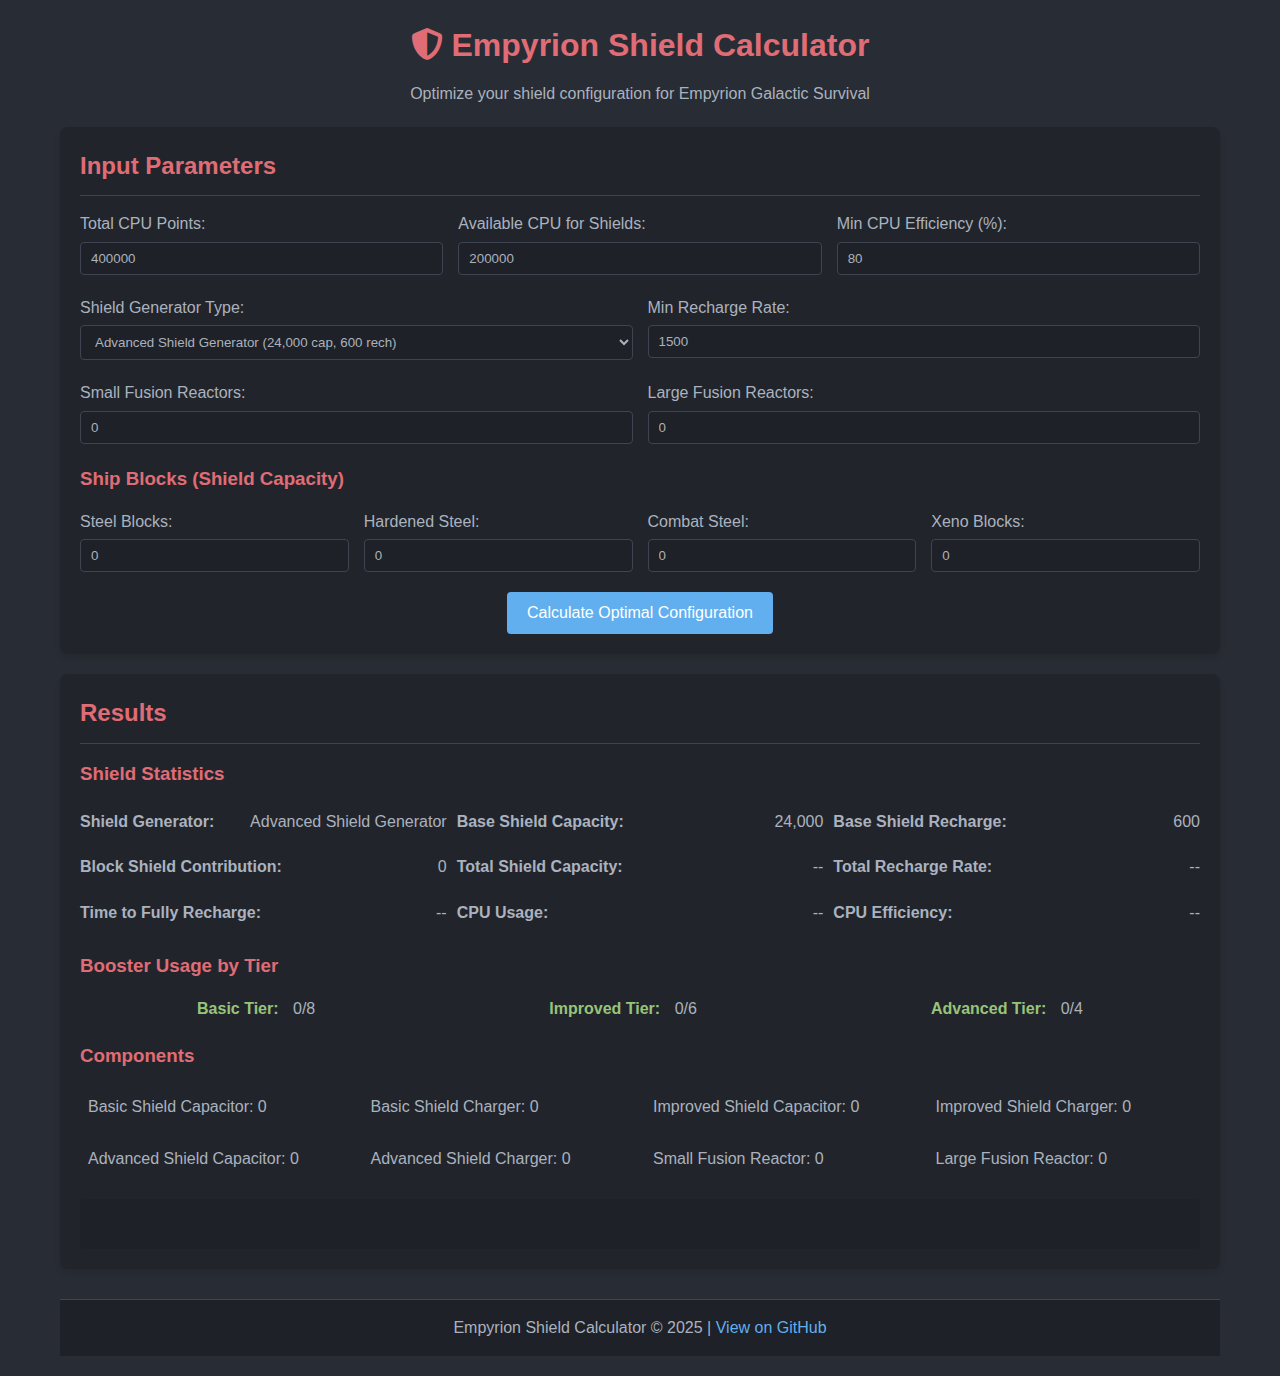
<file: docs/index.html>
<!DOCTYPE html>
<html lang="en">
<head>
    <meta charset="UTF-8">
    <meta name="viewport" content="width=device-width, initial-scale=1.0">
    <title>Empyrion Shield Calculator</title>
    <link rel="stylesheet" href="styles.css">
    <link rel="stylesheet" href="https://cdnjs.cloudflare.com/ajax/libs/font-awesome/6.4.0/css/all.min.css">
</head>
<body class="dark-theme">
    <div class="container">
        <header>
            <h1><i class="fa-solid fa-shield-halved"></i> Empyrion Shield Calculator</h1>
            <p>Optimize your shield configuration for Empyrion Galactic Survival</p>
        </header>

        <div class="card">
            <h2>Input Parameters</h2>
            <!-- First line: Total CPU, Available CPU, CPU Efficiency -->
            <div class="input-grid">
                <div class="input-group">
                    <label for="total-cpu">Total CPU Points:</label>
                    <input type="number" id="total-cpu" value="400000" min="1" step="10000">
                </div>
                
                <div class="input-group">
                    <label for="available-cpu">Available CPU for Shields:</label>
                    <input type="number" id="available-cpu" value="200000" min="1" step="10000">
                </div>

                <div class="input-group">
                    <label for="cpu-efficiency">Min CPU Efficiency (%):</label>
                    <input type="number" id="cpu-efficiency" value="80" min="0" max="100" step="5">
                </div>
            </div>
            
            <!-- Second line: Shield Generator Type and Min Recharge Rate -->
            <div class="input-grid">
                <div class="input-group">
                    <label for="shield-type">Shield Generator Type:</label>
                    <select id="shield-type">
                        <option value="compact">Compact Shield Generator (6,000 cap, 300 rech)</option>
                        <option value="regular">Regular Shield Generator (12,000 cap, 300 rech)</option>
                        <option value="advanced" selected>Advanced Shield Generator (24,000 cap, 600 rech)</option>
                        <option value="alien">Alien Shield Generator (40,000 cap, 1,000 rech)</option>
                    </select>
                </div>

                <div class="input-group">
                    <label for="min-recharge">Min Recharge Rate:</label>
                    <input type="number" id="min-recharge" value="1500" min="0" step="100">
                </div>
            </div>
            
            <!-- Third line: Small and Large Fusion Reactors -->
            <div class="input-grid">
                <div class="input-group">
                    <label for="small-fusion">Small Fusion Reactors:</label>
                    <input type="number" id="small-fusion" value="0" min="0" max="20" step="1">
                </div>

                <div class="input-group">
                    <label for="large-fusion">Large Fusion Reactors:</label>
                    <input type="number" id="large-fusion" value="0" min="0" max="20" step="1">
                </div>
            </div>

            <div class="block-section">
                <h3>Ship Blocks (Shield Capacity)</h3>
                <div class="blocks-grid">
                    <div class="input-group">
                        <label for="steel-blocks">Steel Blocks:</label>
                        <input type="number" id="steel-blocks" value="0" min="0" step="100">
                    </div>
                    
                    <div class="input-group">
                        <label for="hardened-steel">Hardened Steel:</label>
                        <input type="number" id="hardened-steel" value="0" min="0" step="100">
                    </div>

                    <div class="input-group">
                        <label for="combat-steel">Combat Steel:</label>
                        <input type="number" id="combat-steel" value="0" min="0" step="100">
                    </div>
                    
                    <div class="input-group">
                        <label for="xeno-blocks">Xeno Blocks:</label>
                        <input type="number" id="xeno-blocks" value="0" min="0" step="100">
                    </div>
                </div>
            </div>

            <button id="calculate-btn" class="primary-button">Calculate Optimal Configuration</button>
        </div>

        <div class="card results" id="results-section">
            <h2>Results</h2>
            
            <div class="results-section">
                <h3>Shield Statistics</h3>
                <div class="stats-grid">
                    <div class="stat-group">
                        <span class="stat-label">Shield Generator:</span>
                        <span class="stat-value" id="shield-generator-label">Advanced Shield Generator</span>
                    </div>
                    
                    <div class="stat-group">
                        <span class="stat-label">Base Shield Capacity:</span>
                        <span class="stat-value" id="base-capacity-label">24,000</span>
                    </div>
                    
                    <div class="stat-group">
                        <span class="stat-label">Base Shield Recharge:</span>
                        <span class="stat-value" id="base-recharge-label">600</span>
                    </div>

                    <div class="stat-group">
                        <span class="stat-label">Block Shield Contribution:</span>
                        <span class="stat-value" id="block-contribution-label">0</span>
                    </div>

                    <div class="stat-group">
                        <span class="stat-label">Total Shield Capacity:</span>
                        <span class="stat-value" id="total-capacity-label">--</span>
                    </div>
                    
                    <div class="stat-group">
                        <span class="stat-label">Total Recharge Rate:</span>
                        <span class="stat-value" id="total-recharge-label">--</span>
                    </div>

                    <div class="stat-group">
                        <span class="stat-label">Time to Fully Recharge:</span>
                        <span class="stat-value" id="recharge-time-label">--</span>
                    </div>
                    
                    <div class="stat-group">
                        <span class="stat-label">CPU Usage:</span>
                        <span class="stat-value" id="cpu-usage-label">--</span>
                    </div>

                    <div class="stat-group">
                        <span class="stat-label">CPU Efficiency:</span>
                        <span class="stat-value" id="cpu-efficiency-label">--</span>
                    </div>
                </div>
            </div>
            
            <div class="tier-usage">
                <h3>Booster Usage by Tier</h3>
                <div class="tier-grid">
                    <div class="tier">
                        <span class="tier-label">Basic Tier:</span>
                        <span class="tier-value" id="basic-tier-label">0/8</span>
                    </div>
                    
                    <div class="tier">
                        <span class="tier-label">Improved Tier:</span>
                        <span class="tier-value" id="improved-tier-label">0/6</span>
                    </div>
                    
                    <div class="tier">
                        <span class="tier-label">Advanced Tier:</span>
                        <span class="tier-value" id="advanced-tier-label">0/4</span>
                    </div>
                </div>
            </div>
            
            <div class="components">
                <h3>Components</h3>
                <div class="components-grid" id="components-grid">
                    <!-- Components will be filled dynamically -->
                </div>
            </div>

            <div class="status-area" id="status-text">
                <!-- Status messages will appear here -->
            </div>
        </div>

        <footer>
            <p>Empyrion Shield Calculator &copy; 2025 | <a href="https://github.com/Denizay22/empyrion-shield-calculator">View on GitHub</a></p>
        </footer>
    </div>

    <script src="shield-data.js"></script>
    <script src="shield-calculator.js"></script>
    <script src="app.js"></script>
</body>
</html>
</file>
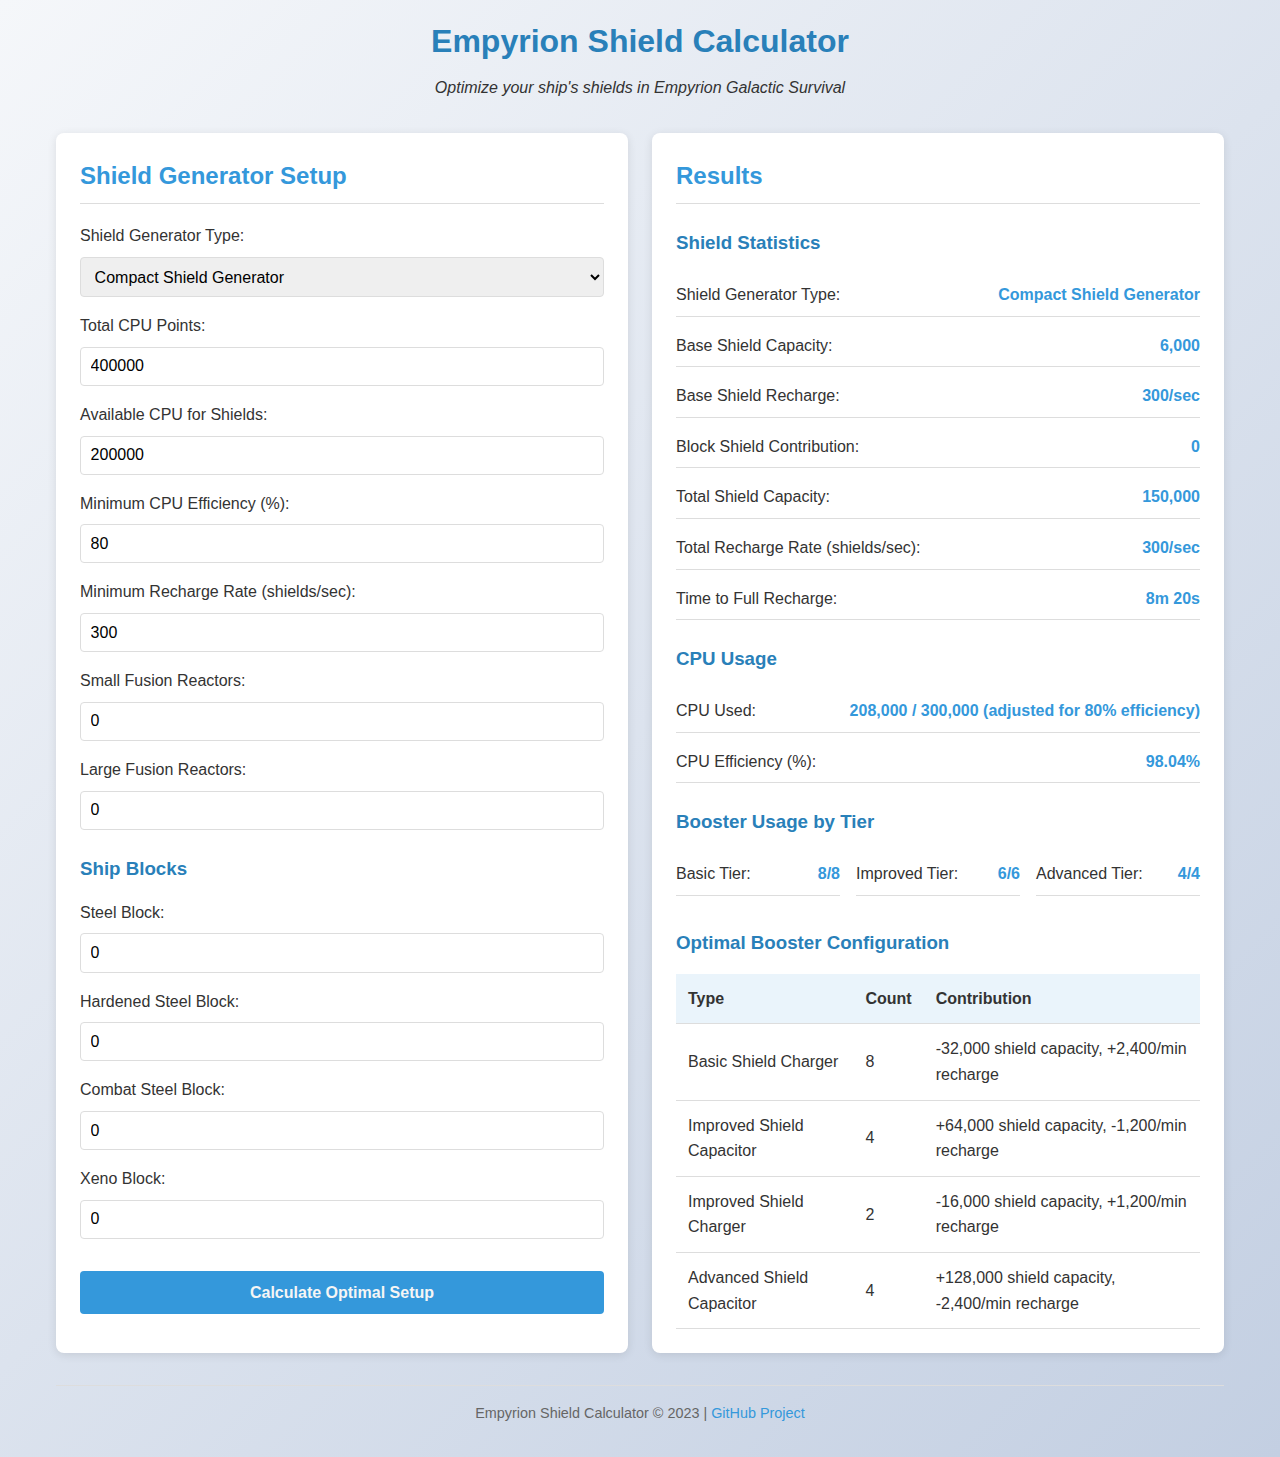
<file: web/index.html>
<!DOCTYPE html>
<html lang="en">
<head>
    <meta charset="UTF-8">
    <meta name="viewport" content="width=device-width, initial-scale=1.0">
    <title>Empyrion Shield Calculator</title>
    <link rel="stylesheet" href="css/styles.css">
    <link rel="shortcut icon" href="favicon.ico" type="image/x-icon">
</head>
<body>
    <div class="container">
        <header>
            <h1>Empyrion Shield Calculator</h1>
            <p>Optimize your ship's shields in Empyrion Galactic Survival</p>
        </header>

        <main>
            <div class="card input-section">
                <h2>Shield Generator Setup</h2>
                <div class="form-group">
                    <label for="generator-type">Shield Generator Type:</label>
                    <select id="generator-type">
                        <!-- Will be populated from JavaScript -->
                    </select>
                </div>
                
                <div class="form-group">
                    <label for="total-cpu">Total CPU Points:</label>
                    <input type="number" id="total-cpu" value="400000" min="1000" step="10000">
                </div>
                
                <div class="form-group">
                    <label for="cpu-limit">Available CPU for Shields:</label>
                    <input type="number" id="cpu-limit" value="200000" min="1000" step="10000">
                </div>
                
                <div class="form-group">
                    <label for="min-efficiency">Minimum CPU Efficiency (%):</label>
                    <input type="number" id="min-efficiency" value="80" min="0" max="100">
                </div>
                
                <div class="form-group">
                    <label for="min-recharge-rate">Minimum Recharge Rate (shields/sec):</label>
                    <input type="number" id="min-recharge-rate" value="300" min="0" step="10">
                </div>
                
                <div class="form-group fusion-group">
                    <label for="small-fusion">Small Fusion Reactors:</label>
                    <input type="number" id="small-fusion" value="0" min="0" max="20" step="1">
                </div>
                
                <div class="form-group fusion-group">
                    <label for="large-fusion">Large Fusion Reactors:</label>
                    <input type="number" id="large-fusion" value="0" min="0" max="20" step="1">
                </div>
                
                <h3>Ship Blocks</h3>
                <div class="block-grid">
                    <div class="form-group">
                        <label for="steel-blocks">Steel Block:</label>
                        <input type="number" id="steel-blocks" value="0" min="0" step="100">
                    </div>
                    
                    <div class="form-group">
                        <label for="hardened-steel">Hardened Steel Block:</label>
                        <input type="number" id="hardened-steel" value="0" min="0" step="100">
                    </div>
                    
                    <div class="form-group">
                        <label for="combat-steel">Combat Steel Block:</label>
                        <input type="number" id="combat-steel" value="0" min="0" step="100">
                    </div>
                    
                    <div class="form-group">
                        <label for="xeno-blocks">Xeno Block:</label>
                        <input type="number" id="xeno-blocks" value="0" min="0" step="100">
                    </div>
                </div>
                
                <button id="calculate-btn" class="btn primary-btn">Calculate Optimal Setup</button>
            </div>
            
            <div class="card results-section">
                <h2>Results</h2>
                <div id="results-container">
                    <h3>Shield Statistics</h3>
                    <div class="result-item">
                        <span class="result-label">Shield Generator Type:</span>
                        <span id="shield-generator-type" class="result-value">-</span>
                    </div>
                    
                    <div class="result-item">
                        <span class="result-label">Base Shield Capacity:</span>
                        <span id="base-capacity" class="result-value">-</span>
                    </div>
                    
                    <div class="result-item">
                        <span class="result-label">Base Shield Recharge:</span>
                        <span id="base-recharge" class="result-value">-</span>
                    </div>
                    
                    <div class="result-item">
                        <span class="result-label">Block Shield Contribution:</span>
                        <span id="block-contribution" class="result-value">-</span>
                    </div>
                    
                    <div class="result-item">
                        <span class="result-label">Total Shield Capacity:</span>
                        <span id="total-capacity" class="result-value">-</span>
                    </div>
                    
                    <div class="result-item">
                        <span class="result-label">Total Recharge Rate (shields/sec):</span>
                        <span id="recharge-rate" class="result-value">-</span>
                    </div>
                    
                    <div class="result-item">
                        <span class="result-label">Time to Full Recharge:</span>
                        <span id="recharge-time" class="result-value">-</span>
                    </div>
                    
                    <h3>CPU Usage</h3>
                    <div class="result-item">
                        <span class="result-label">CPU Used:</span>
                        <span id="cpu-used" class="result-value">-</span>
                    </div>
                    
                    <div class="result-item">
                        <span class="result-label">CPU Efficiency (%):</span>
                        <span id="cpu-efficiency" class="result-value">-</span>
                    </div>
                    
                    <h3>Booster Usage by Tier</h3>
                    <div class="tier-grid">
                        <div class="result-item">
                            <span class="result-label">Basic Tier:</span>
                            <span id="basic-tier-usage" class="result-value">0/8</span>
                        </div>
                        
                        <div class="result-item">
                            <span class="result-label">Improved Tier:</span>
                            <span id="improved-tier-usage" class="result-value">0/6</span>
                        </div>
                        
                        <div class="result-item">
                            <span class="result-label">Advanced Tier:</span>
                            <span id="advanced-tier-usage" class="result-value">0/4</span>
                        </div>
                    </div>
                </div>
                
                <h3>Optimal Booster Configuration</h3>
                <div id="boosters-container">
                    <table id="boosters-table">
                        <thead>
                            <tr>
                                <th>Type</th>
                                <th>Count</th>
                                <th>Contribution</th>
                            </tr>
                        </thead>
                        <tbody>
                            <!-- Will be populated from JavaScript -->
                        </tbody>
                    </table>
                </div>
            </div>
        </main>

        <footer>
            <p>Empyrion Shield Calculator &copy; 2023 | <a href="https://github.com/Denizay22/empyrion-shield-calculator" target="_blank">GitHub Project</a></p>
        </footer>
    </div>

    <script src="js/shield_data.js"></script>
    <script src="js/shield_calculator.js"></script>
    <script src="js/app.js"></script>
</body>
</html>
</file>
<file: docs/styles.css>
/* Dark theme variables */
:root {
    --bg-color: #282c34;
    --card-bg: #21252b;
    --text-color: #abb2bf;
    --heading-color: #e06c75;
    --input-bg: #1e2127;
    --input-border: #3e4451;
    --button-primary: #61afef;
    --button-hover: #56b6c2;
    --highlight-color: #42A5F5;
    --tier-color: #98c379;
    --footer-bg: #1e2127;
}

/* Base styles */
* {
    box-sizing: border-box;
    margin: 0;
    padding: 0;
}

body {
    font-family: 'Segoe UI', Tahoma, Geneva, Verdana, sans-serif;
    background-color: var(--bg-color);
    color: var(--text-color);
    line-height: 1.6;
}

.container {
    max-width: 1200px;
    margin: 0 auto;
    padding: 20px;
}

/* Header */
header {
    text-align: center;
    margin-bottom: 20px;
}

header h1 {
    color: var(--heading-color);
    margin-bottom: 10px;
}

/* Cards */
.card {
    background-color: var(--card-bg);
    border-radius: 8px;
    padding: 20px;
    margin-bottom: 20px;
    box-shadow: 0 4px 6px rgba(0, 0, 0, 0.1);
}

h2 {
    color: var(--heading-color);
    margin-bottom: 15px;
    border-bottom: 1px solid var(--input-border);
    padding-bottom: 10px;
}

h3 {
    color: var(--heading-color);
    margin: 15px 0;
}

/* Input grid */
.input-grid {
    display: grid;
    grid-template-columns: repeat(auto-fit, minmax(300px, 1fr));
    gap: 15px;
    margin-bottom: 20px;
}

.input-group {
    display: flex;
    flex-direction: column;
}

label {
    margin-bottom: 5px;
}

input, select {
    padding: 8px 10px;
    border-radius: 4px;
    border: 1px solid var(--input-border);
    background-color: var(--input-bg);
    color: var(--text-color);
}

input:focus, select:focus {
    outline: 1px solid var(--button-primary);
}

/* Block section */
.block-section {
    margin-top: 20px;
}

/* One-row grid for ship blocks */
.blocks-grid {
    display: grid;
    grid-template-columns: repeat(4, 1fr);
    gap: 15px;
    margin-bottom: 20px;
}

/* Button */
.primary-button {
    background-color: var(--button-primary);
    color: white;
    border: none;
    padding: 12px 20px;
    border-radius: 4px;
    cursor: pointer;
    font-size: 16px;
    display: block;
    margin: 20px auto 0;
    transition: background-color 0.3s;
}

.primary-button:hover {
    background-color: var(--button-hover);
}

/* Results section */
.results {
    display: block;
}

.results-section {
    margin-bottom: 20px;
}

.stats-grid {
    display: grid;
    grid-template-columns: repeat(auto-fill, minmax(300px, 1fr));
    gap: 10px;
}

.stat-group {
    display: flex;
    justify-content: space-between;
    padding: 5px 0;
}

.stat-label {
    font-weight: bold;
}

.stat-value {
    text-align: right;
}

/* Tier usage */
.tier-grid {
    display: flex;
    justify-content: space-around;
    margin-bottom: 20px;
}

.tier {
    text-align: center;
}

.tier-label {
    font-weight: bold;
    color: var(--tier-color);
    margin-right: 10px;
}

/* Components */
.components-grid {
    display: grid;
    grid-template-columns: repeat(4, 1fr);
    gap: 10px;
}

.component {
    padding: 8px;
    border-radius: 4px;
}

.component.active {
    font-weight: bold;
    color: var(--highlight-color);
}

/* Status area */
.status-area {
    margin-top: 20px;
    padding: 10px;
    border-radius: 4px;
    min-height: 50px;
    background-color: var(--input-bg);
}

/* Footer */
footer {
    text-align: center;
    margin-top: 30px;
    padding: 15px 0;
    border-top: 1px solid var(--input-border);
    background-color: var(--footer-bg);
}

footer a {
    color: var(--button-primary);
    text-decoration: none;
}

footer a:hover {
    text-decoration: underline;
}

/* Responsive adjustments */
@media (max-width: 768px) {
    .input-grid, .stats-grid, .components-grid, .blocks-grid {
        grid-template-columns: 1fr;
    }
    
    .tier-grid {
        flex-direction: column;
    }
    
    .tier {
        margin-bottom: 10px;
    }
}
</file>
<file: web/css/styles.css>
/* Main Styles for Empyrion Shield Calculator */
:root {
    --primary-color: #3498db;
    --primary-dark: #2980b9;
   .result-item {
    display: flex;
    justify-content: space-between;
    margin-bottom: 0.5rem;
    padding: 0.5rem 0;
    border-bottom: 1px solid var(--border-color);
}

.result-label {
    font-weight: 500;
}

.result-value {
    font-weight: 600;
    color: var(--primary-color);
}

.form-row {
    display: flex;
    flex-wrap: wrap;
    gap: 1rem;
    margin-bottom: 1rem;
}

.form-row .form-group {
    flex: 1;
    min-width: 200px;
}

.tier-grid {
    display: grid;
    grid-template-columns: repeat(auto-fit, minmax(150px, 1fr));
    gap: 1rem;
    margin-top: 1rem;
}

.block-counts {
    border-top: 1px solid var(--border-color);
    padding-top: 1rem;
    margin-top: 1rem;
}
    --secondary-dark: #27ae60;
    --text-color: #333;
    --light-text: #f5f5f5;
    --background: #f0f0f0;
    --card-bg: #fff;
    --border-color: #ddd;
}

* {
    box-sizing: border-box;
    margin: 0;
    padding: 0;
}

body {
    font-family: 'Segoe UI', Tahoma, Geneva, Verdana, sans-serif;
    line-height: 1.6;
    color: var(--text-color);
    background-color: var(--background);
    background-image: linear-gradient(135deg, #f5f7fa 0%, #c3cfe2 100%);
    min-height: 100vh;
}

.container {
    max-width: 1200px;
    margin: 0 auto;
    padding: 1rem;
}

header {
    text-align: center;
    margin-bottom: 2rem;
}

header h1 {
    color: var(--primary-dark);
    margin-bottom: 0.5rem;
}

header p {
    color: var(--text-color);
    font-style: italic;
}

.card {
    background: var(--card-bg);
    border-radius: 8px;
    box-shadow: 0 2px 10px rgba(0, 0, 0, 0.1);
    padding: 1.5rem;
    margin-bottom: 1.5rem;
}

.input-section, .results-section {
    margin-bottom: 2rem;
}

h2 {
    color: var(--primary-color);
    margin-bottom: 1.2rem;
    border-bottom: 1px solid var(--border-color);
    padding-bottom: 0.5rem;
}

h3 {
    color: var(--primary-dark);
    margin: 1.5rem 0 1rem;
}

.form-group {
    margin-bottom: 1rem;
}

label {
    display: block;
    margin-bottom: 0.5rem;
    font-weight: 500;
}

input, select {
    width: 100%;
    padding: 0.6rem;
    border: 1px solid var(--border-color);
    border-radius: 4px;
    font-size: 1rem;
}

input:focus, select:focus {
    outline: none;
    border-color: var(--primary-color);
    box-shadow: 0 0 0 3px rgba(52, 152, 219, 0.2);
}

.btn {
    padding: 0.8rem 1.5rem;
    border: none;
    border-radius: 4px;
    font-size: 1rem;
    cursor: pointer;
    transition: background-color 0.2s, transform 0.1s;
}

.btn:hover {
    transform: translateY(-2px);
}

.primary-btn {
    background-color: var(--primary-color);
    color: var(--light-text);
    font-weight: 600;
    width: 100%;
    margin-top: 1rem;
}

.primary-btn:hover {
    background-color: var(--primary-dark);
}

/* Results styling */
.result-item {
    display: flex;
    justify-content: space-between;
    margin-bottom: 0.5rem;
    padding: 0.5rem 0;
    border-bottom: 1px solid var(--border-color);
}

.result-label {
    font-weight: 500;
}

.result-value {
    font-weight: 700;
    color: var(--primary-dark);
}

/* Boosters table */
#boosters-table {
    width: 100%;
    border-collapse: collapse;
    margin-top: 1rem;
}

#boosters-table th, #boosters-table td {
    padding: 0.75rem;
    text-align: left;
    border-bottom: 1px solid var(--border-color);
}

#boosters-table th {
    background-color: rgba(52, 152, 219, 0.1);
    font-weight: 600;
}

#boosters-table tr:hover {
    background-color: rgba(52, 152, 219, 0.05);
}

/* Footer */
footer {
    text-align: center;
    padding: 1rem 0;
    font-size: 0.9rem;
    color: #666;
    border-top: 1px solid var(--border-color);
    margin-top: 2rem;
}

footer a {
    color: var(--primary-color);
    text-decoration: none;
}

footer a:hover {
    text-decoration: underline;
}

/* Responsive design */
@media (min-width: 768px) {
    main {
        display: grid;
        grid-template-columns: 1fr 1fr;
        gap: 1.5rem;
    }
    
    .input-section, .results-section {
        margin-bottom: 0;
    }
}

@media (max-width: 767px) {
    .card {
        padding: 1rem;
    }
}
</file>
